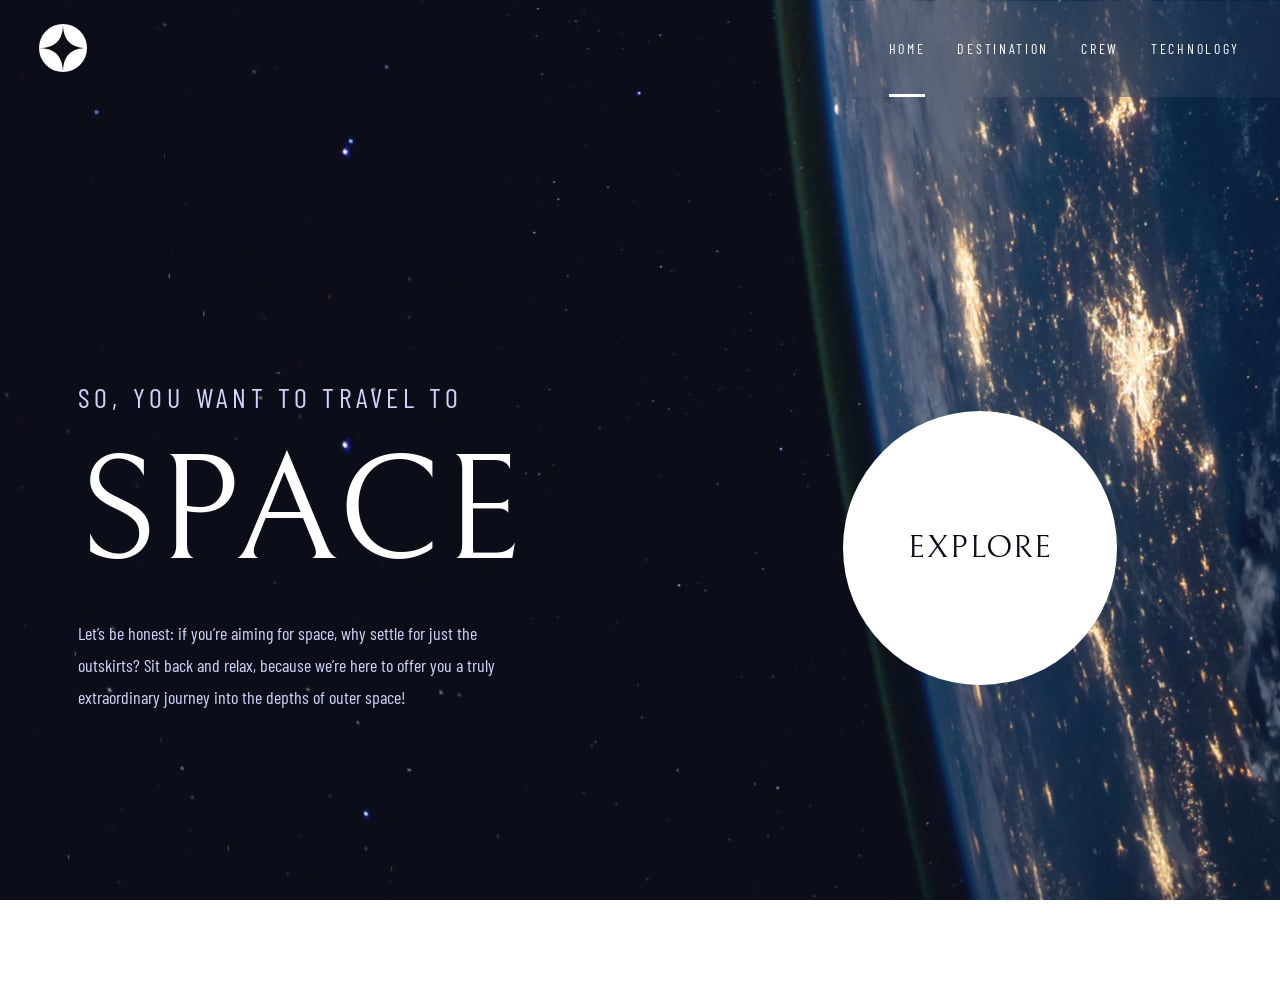
<file: index.html>
<!DOCTYPE html>
<html lang="en">
  <head>
    <meta charset="UTF-8" />
    <meta name="viewport" content="width=device-width, initial-scale=1.0" />

    <link
      rel="icon"
      type="image/png"
      sizes="32x32"
      href="./assets/favicon-32x32.png"
    />

    <title> Prathamesh Kulkarni| Space Website </title>
    <link rel="stylesheet" href="styles/styles.css" />
    <link rel="stylesheet" href="styles/home.css">

    <!-- google fonts import -->
    <link rel="preconnect" href="https://fonts.googleapis.com" />
    <link rel="preconnect" href="https://fonts.gstatic.com" crossorigin />
    <link
      href="https://fonts.googleapis.com/css2?family=Barlow+Condensed:wght@400;700&family=Bellefair&display=swap"
      rel="stylesheet"
    />
  </head>
  <body>
    <header>
      <a href="index.html"><img class="logo" src="assets/shared/logo.svg" alt="logo" /></a>
      <button class="menu-button"></button>
      <hr class="header-hr">
      <nav class="navbar">
        <ul>
          <li class="nav-item active">
            <a class="nav-link" href="index.html"
              ><span class="link-num">00</span>Home</a
            >
          </li>
          <li class="nav-item">
            <a class="nav-link" href="destination.html"
              ><span class="link-num">01</span>Destination</a
            >
          </li>
          <li class="nav-item">
            <a class="nav-link" href="crew.html"
              ><span class="link-num">02</span>Crew</a
            >
          </li>
          <li class="nav-item">
            <a class="nav-link" href="technology.html"
              ><span class="link-num">03</span>Technology</a
            >
          </li>
        </ul>
      </nav>
    </header>
    <main>
      <section class="homepage">
        <span class="intro-text uppercase">So, you want to travel to</span>
        <h1 class="uppercase">Space</h1>
        <p>Let’s be honest: if you’re aiming for space, why settle for just the outskirts? Sit back and relax, because we’re here to offer you a truly extraordinary journey into the depths of outer space!</p>
      </section>
      <a class="uppercase explore" href="destination.html">Explore</a>
    </main>

    <!-- 00 Home
  01 Destination
  02 Crew
  03 Technology

  So, you want to travel to
  Space
  Let’s face it; if you want to go to space, you might as well genuinely go to 
  outer space and not hover kind of on the edge of it. Well sit back, and relax 
  because we’ll give you a truly out of this world experience!

  Explore -->
    <script src="scripts/navbar.js"></script>
  </body>
</html>
</file>
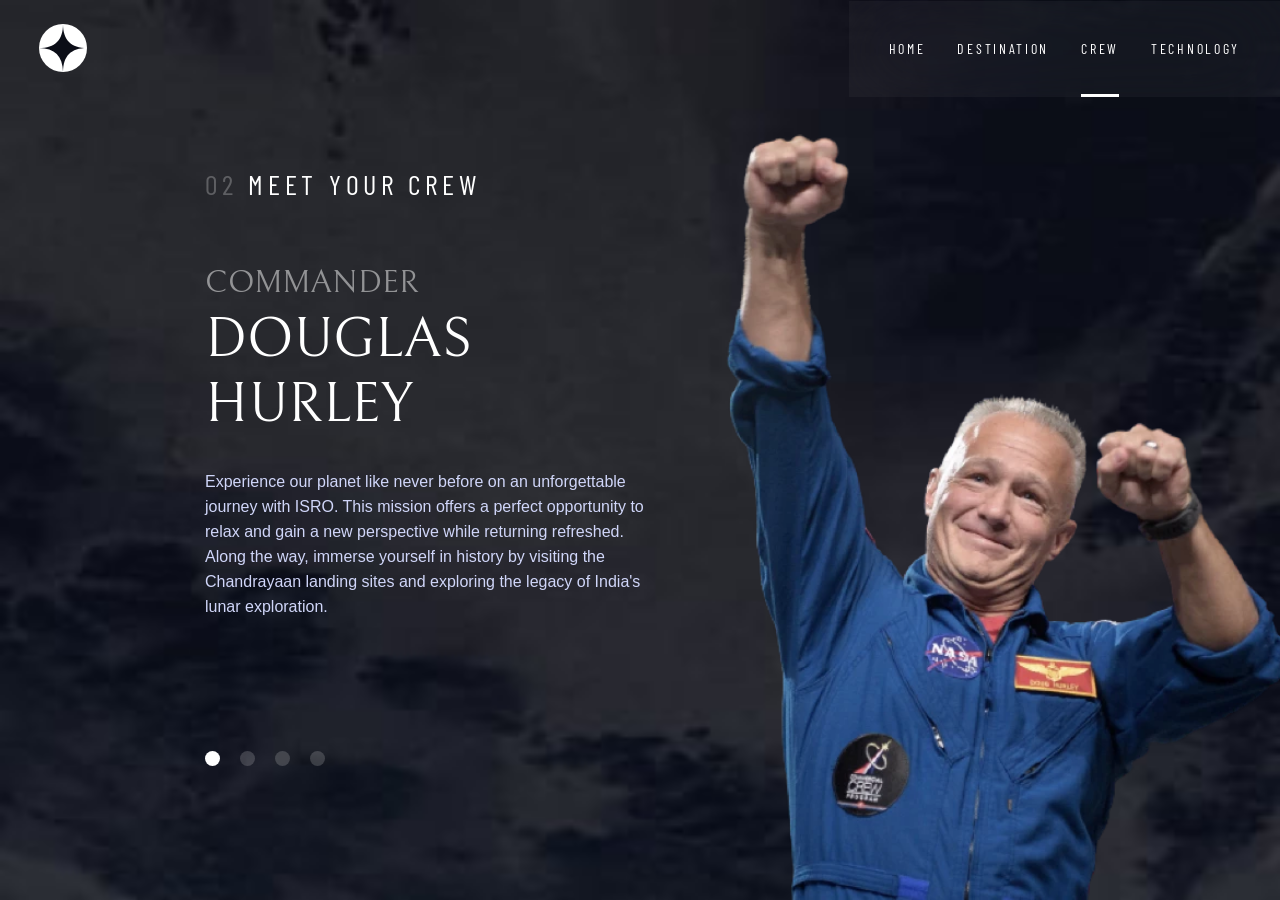
<file: crew.html>
<!DOCTYPE html>
<html lang="en">
  <head>
    <meta charset="UTF-8" />
    <meta name="viewport" content="width=device-width, initial-scale=1.0" />

    <link
      rel="icon"
      type="image/png"
      sizes="32x32"
      href="./assets/favicon-32x32.png"
    />

    <link rel="stylesheet" href="styles/styles.css" />
    <link rel="stylesheet" href="styles/destination.css" />
    <link rel="stylesheet" href="styles/crew.css" />

    <link rel="preconnect" href="https://fonts.googleapis.com" />

    <link rel="preconnect" href="https://fonts.gstatic.com" crossorigin />
    <link
      href="https://fonts.googleapis.com/css2?family=Barlow+Condensed:wght@400;700&family=Bellefair&display=swap"
      rel="stylesheet"
    />

    <title> Prathamesh Kulkarni | Space Website  </title>
  </head>
  <body>
    <header>
      <a href="index.html"
        ><img class="logo" src="./assets/shared/logo.svg" alt="logo"
      /></a>
      <hr class="header-hr">
      <button class="menu-button"></button>
      <nav class="navbar">
        <ul>
          <li class="nav-item">
            <a class="nav-link" href="index.html"
              ><span class="link-num">00</span>Home</a
            >
          </li>
          <li class="nav-item">
            <a class="nav-link" href="destination.html"
              ><span class="link-num">01</span>Destination</a
            >
          </li>
          <li class="nav-item active">
            <a class="nav-link" href="crew.html"
              ><span class="link-num">02</span>Crew</a
            >
          </li>
          <li class="nav-item">
            <a class="nav-link" href="technology.html"
              ><span class="link-num">03</span>Technology</a
            >
          </li>
        </ul>
      </nav>
    </header>
    <main>
      <section class="crew">
        <span class="uppercase intro-text">
          <span class="opaque-gray">02</span>
          Meet Your Crew
        </span>
        <img
          id="crew-img-mobile"
          class="crew-image-mobile"
          src="./assets/crew/image-douglas-hurley.webp"
          alt="moon"
        />
        <hr>
      </section>
      <section class="crew-info">
        <ul class="crew-selectors">
          <li data-crew="hurley" class="uppercase crew-selector active"></li>
          <li data-crew="shuttleworth" class="uppercase crew-selector"></li>
          <li data-crew="glover" class="uppercase crew-selector"></li>
          <li data-crew="ansari" class="uppercase crew-selector"></li>
        </ul>
        <section class="crew-name-section">
          <span id="title" class="uppercase gray crew-title">Commander</span>
          <h1 id="name" class="uppercase crew-name">Douglas Hurley</h1>
        </section>
        <p id="crew-description">
          Experience our planet like never before on an unforgettable journey with ISRO. 
          This mission offers a perfect opportunity to relax and gain a new perspective while returning refreshed. 
          Along the way, immerse yourself in history by visiting the Chandrayaan landing sites and exploring the legacy of India's lunar exploration.
        </p>
      </section>
      <img
        id="crew-img-tablet"
        class="crew-image-tablet"
        src="./assets/crew/image-douglas-hurley.webp"
        alt="moon"
      />
    </main>
    
    <script src="scripts/navbar.js"></script>
    <script src="scripts/crew.js"></script>
  </body>
</html>
</file>
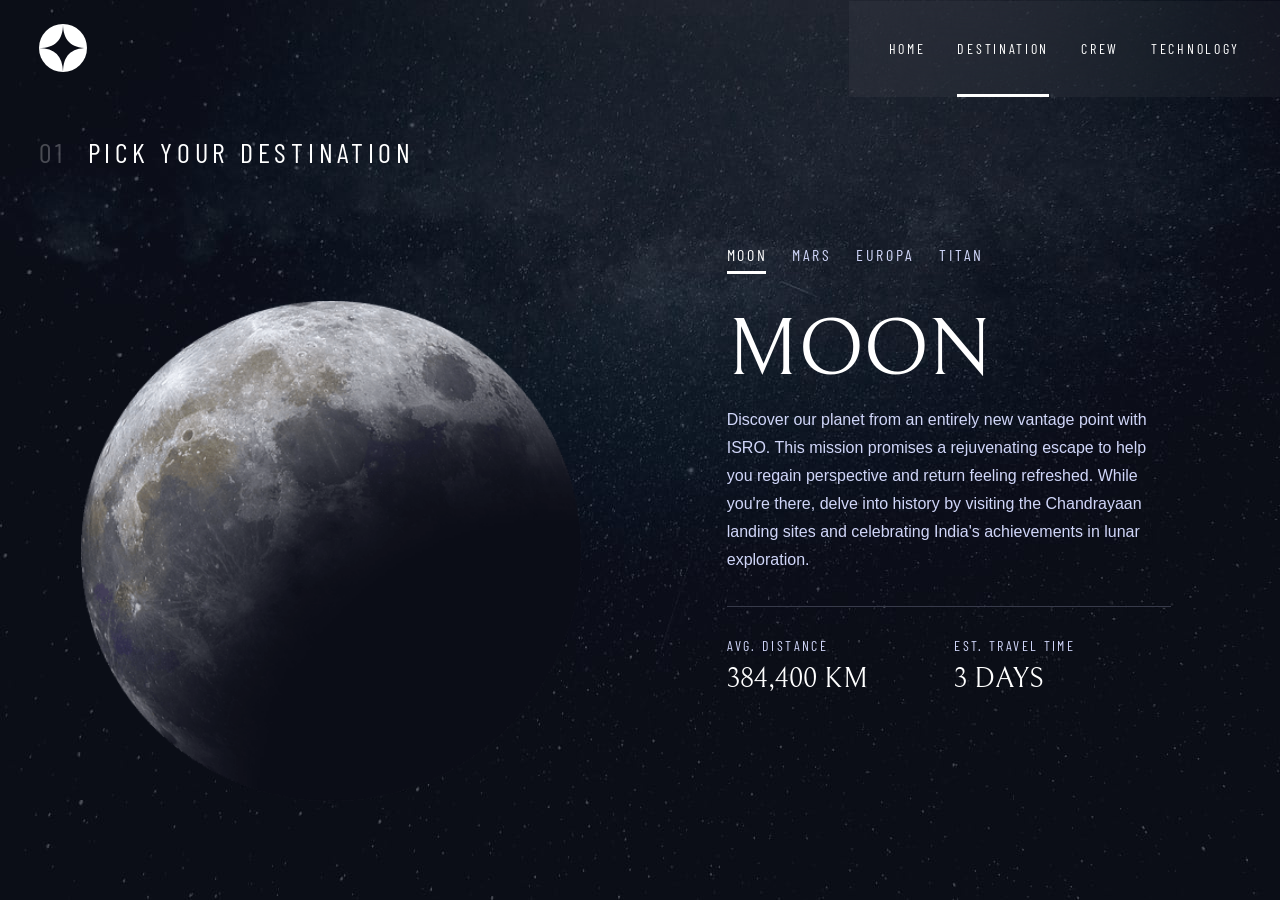
<file: destination.html>
<!DOCTYPE html>
<html lang="en">
  <head>
    <meta charset="UTF-8" />
    <meta name="viewport" content="width=device-width, initial-scale=1.0" />

    <link
      rel="icon"
      type="image/png"
      sizes="32x32"
      href="./assets/favicon-32x32.png"
    />

    <title>Prathamesh Kulkarni | Space Website</title>

    <link rel="stylesheet" href="styles/styles.css" />
    <link rel="stylesheet" href="styles/destination.css" />

    <!-- google fonts import -->
    <link rel="preconnect" href="https://fonts.googleapis.com" />
    <link rel="preconnect" href="https://fonts.gstatic.com" crossorigin />
    <link
      href="https://fonts.googleapis.com/css2?family=Barlow+Condensed:wght@400;700&family=Bellefair&display=swap"
      rel="stylesheet"
    />
  </head>
  <body>
    <header>
      <a href="index.html"
        ><img class="logo" src="assets/shared/logo.svg" alt="logo"
      /></a>
      <hr class="header-hr">
      <button class="menu-button"></button>
      <nav class="navbar">
        <ul>
          <li class="nav-item">
            <a class="nav-link" href="index.html"
              ><span class="link-num">00</span>Home</a
            >
          </li>
          <li class="nav-item active">
            <a class="nav-link" href="destination.html"
              ><span class="link-num">01</span>Destination</a
            >
          </li>
          <li class="nav-item">
            <a class="nav-link" href="crew.html"
              ><span class="link-num">02</span>Crew</a
            >
          </li>
          <li class="nav-item">
            <a class="nav-link" href="technology.html"
              ><span class="link-num">03</span>Technology</a
            >
          </li>
        </ul>
      </nav>
    </header>
    <main>
      <section class="destination">
        <span class="uppercase intro-text">
          <span class="planet-number">01</span>
          Pick your destination
        </span>
        <img
          id="planet-img"
          class="planet"
          src="./assets/destination/image-moon.png"
          alt="moon"
        />
      </section>
      <section class="planet-info">
        <ul class="planet-selectors">
          <li data-planet="moon" class="uppercase planet-selector active">
            Moo<span class="remove-spacing">n</span>
          </li>
          <li data-planet="mars" class="uppercase planet-selector">
            Mar<span class="remove-spacing">s</span>
          </li>
          <li data-planet="europa" class="uppercase planet-selector">
            Europ<span class="remove-spacing">a</span>
          </li>
          <li data-planet="titan" class="uppercase planet-selector">
            Tita<span class="remove-spacing">n</span>
          </li>
        </ul>
        <h1 id="planet-name" class="uppercase">Moon</h1>
        <p id="planet-description">
          Discover our planet from an entirely new vantage point with ISRO. 
          This mission promises a rejuvenating escape to help you regain perspective and return feeling refreshed. 
          While you're there, delve into history by visiting the Chandrayaan landing sites and celebrating India's achievements in lunar exploration.
        </p>
      </section>
      <div class="distance-info">
        <section class="flex fl-column text-center white-text">
          <h3 class="off-white uppercase">Avg. Distance</h3>
          <h4 id="distance" class="uppercase bellefair">384,400 km</h4>
        </section>
        <section class="flex fl-column text-center white-text">
          <h3 class="off-white uppercase">Est. Travel Time</h3>
          <h4 id="travel-time" class="uppercase bellefair">3 Days</h4>
        </section>
      </div>
    </main>
    <script src="scripts/navbar.js"></script>
    <script src="scripts/stylePlanetList.js"></script>
    <script src="scripts/planetPage.js"></script>
  </body>
</html>
</file>
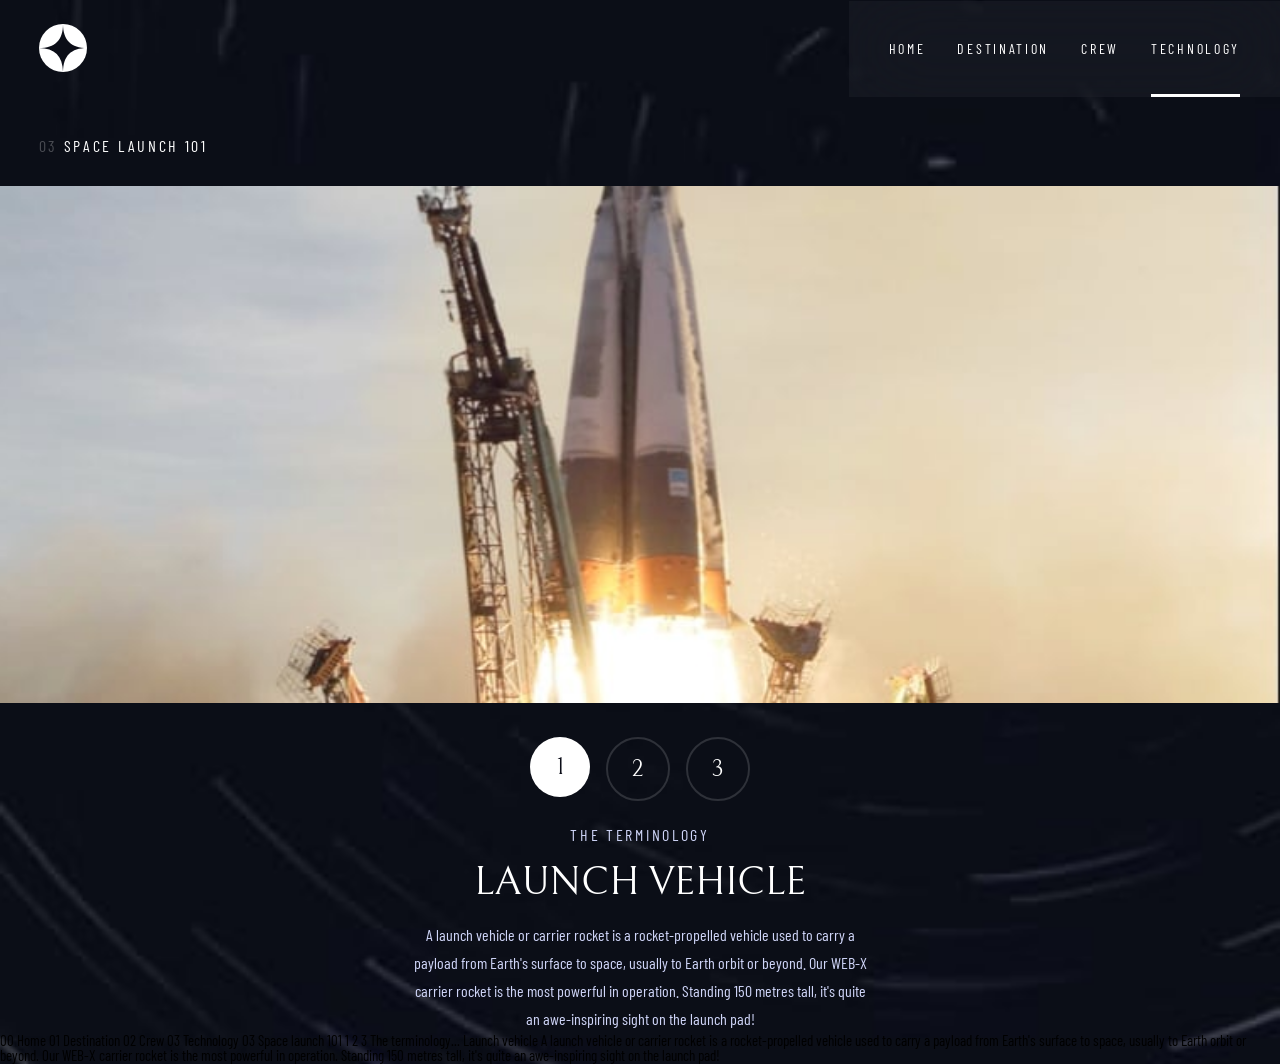
<file: technology.html>
<!DOCTYPE html>
<html lang="en">
  <head>
    <meta charset="UTF-8" />
    <meta name="viewport" content="width=device-width, initial-scale=1.0" />

    <link
      rel="icon"
      type="image/png"
      sizes="32x32"
      href="./assets/favicon-32x32.png"
    />

    <link rel="preconnect" href="https://fonts.googleapis.com" />
    <link rel="preconnect" href="https://fonts.gstatic.com" crossorigin />
    <link
      href="https://fonts.googleapis.com/css2?family=Barlow+Condensed:wght@400;700&family=Bellefair&display=swap"
      rel="stylesheet"
    />

    <link rel="stylesheet" href="styles/styles.css" />
    <link rel="stylesheet" href="styles/technology.css" />
    <!-- <link rel="stylesheet" href="styles/crew.css"> -->

    <title> Prathamesh Kulkarni | Space Website</title>
  </head>
  <body>
    <header>
      <a href="index.html"
        ><img class="logo" src="assets/shared/logo.svg" alt="logo"
      /></a>
      <hr class="header-hr">
      <button class="menu-button"></button>
      <nav class="navbar">
        <ul>
          <li class="nav-item">
            <a class="nav-link" href="index.html"
              ><span class="link-num">00</span>Home</a
            >
          </li>
          <li class="nav-item">
            <a class="nav-link" href="destination.html"
              ><span class="link-num">01</span>Destination</a
            >
          </li>
          <li class="nav-item">
            <a class="nav-link" href="crew.html"
              ><span class="link-num">02</span>Crew</a
            >
          </li>
          <li class="nav-item active">
            <a class="nav-link" href="technology.html"
              ><span class="link-num">03</span>Technology</a
            >
          </li>
        </ul>
      </nav>
    </header>
    <main>
      <section class="launch">
        <span class="uppercase intro-text">
          <span class="opaque-gray">03</span>
          Space Launch 101
        </span>
        <!-- <div
          id="crew-img"
          class="crew-image"
          alt="moon"
        ></div> -->
        <img
          id="hero-mobile"
          class="hero-mobile"
          src="assets/technology/image-launch-vehicle-landscape.jpg"
          alt="rocket launch"
        />
      </section>
      <section class="tech-info">
        <ul class="tech-selectors">
          <li data-tech="vehicle" class="uppercase tech-selector active">1</li>
          <li data-tech="spaceport" class="uppercase tech-selector">2</li>
          <li data-tech="capsule" class="uppercase tech-selector">3</li>
        </ul>
        <div>
          <section class="tech-name-section">
            <span id="title" class="uppercase gray terminology-label"
              >The Terminology</span
            >
            <h1 id="name" class="uppercase tech-name">Launch Vehicle</h1>
          </section>
          <p id="tech-description">
            A launch vehicle or carrier rocket is a rocket-propelled vehicle used
            to carry a payload from Earth's surface to space, usually to Earth
            orbit or beyond. Our WEB-X carrier rocket is the most powerful in
            operation. Standing 150 metres tall, it's quite an awe-inspiring sight
            on the launch pad!
          </p>
        </div>
      </section>
      <img
        id="hero-desktop"
        class="hero-desktop"
        src="assets/technology/image-launch-vehicle-portrait.jpg"
        alt="rocket launch"
      />
    </main>

    00 Home 01 Destination 02 Crew 03 Technology 03 Space launch 101 1 2 3 The
    terminology... Launch vehicle A launch vehicle or carrier rocket is a
    rocket-propelled vehicle used to carry a payload from Earth's surface to
    space, usually to Earth orbit or beyond. Our WEB-X carrier rocket is the
    most powerful in operation. Standing 150 metres tall, it's quite an
    awe-inspiring sight on the launch pad!
    <script src="scripts/navbar.js"></script>
    <script src="scripts/tech.js"></script>
  </body>
</html>
</file>
<file: styles/styles.css>
/* http://meyerweb.com/eric/tools/css/reset/ 
   v2.0 | 20110126
   License: none (public domain)
*/

html,
body,
div,
span,
applet,
object,
iframe,
h1,
h2,
h3,
h4,
h5,
h6,
p,
blockquote,
pre,
a,
abbr,
acronym,
address,
big,
cite,
code,
del,
dfn,
em,
img,
ins,
kbd,
q,
s,
samp,
small,
strike,
strong,
sub,
sup,
tt,
var,
b,
u,
i,
center,
dl,
dt,
dd,
ol,
ul,
li,
fieldset,
form,
label,
legend,
table,
caption,
tbody,
tfoot,
thead,
tr,
th,
td,
article,
aside,
canvas,
details,
embed,
figure,
figcaption,
footer,
header,
hgroup,
menu,
nav,
output,
ruby,
section,
summary,
time,
mark,
audio,
video {
  margin: 0;
  padding: 0;
  border: 0;
  font-size: 100%;
  font: inherit;
  vertical-align: baseline;
}
/* HTML5 display-role reset for older browsers */
article,
aside,
details,
figcaption,
figure,
footer,
header,
hgroup,
menu,
nav,
section {
  display: block;
}
body {
  line-height: 1;
}
ol,
ul {
  list-style: none;
}
blockquote,
q {
  quotes: none;
}
blockquote:before,
blockquote:after,
q:before,
q:after {
  content: "";
  content: none;
}
table {
  border-collapse: collapse;
  border-spacing: 0;
}

/* begin user styling */
html {
  height: 100vh;
  width: 100vw;
  font-size: 62.5%;
  overflow-x: hidden;
}

body {
  background: url(../assets/home/background-home-mobile.jpg);
  /* background: red; */
  background-size: cover;
  background-repeat: no-repeat;
  font-family: "Barlow Condensed", sans-serif;
  font-size: 1.5rem;
  /* overflow-x: hidden; */
}

/* flex styles */

.flex {
    display: flex;
}

.fl-column {
    flex-direction: column;
}

.text-center {
    text-align: center;
}

/* fonts */

.bellefair {
    font-family: "Bellefair", serif ;
    
}

/* nav and header */

header {
  margin: 2.4rem;
  overflow: hidden;
  display: flex;
  justify-content: space-between;
  align-items: center;
}

.header-hr {
  display: none;
}

.logo {
}

.menu-button {
  background: url(../assets/shared/icon-hamburger.svg);
  background-size: contain;
  background-repeat: no-repeat;
  width: 2.4rem;
  height: 2.1rem;
  right: 0;
  z-index: 2;
  border: none;
  outline: none;
    cursor: pointer;
}

.navbar {
  position: absolute;
  background: rgba(255, 255, 255, 0.04);
  backdrop-filter: blur(40.774227142333984px);
  height: 100%;
  right: -100%;
  top: 0;
  z-index: 1;
  padding-right: 10rem;
  padding-left: 3.2rem;
  transition: right 500ms;
}

.navbar.active {
  right: 0;
}

.navbar ul {
  display: flex;
  flex-direction: column;
  gap: 3.2rem;
  color: #fff;
  margin-top: 11.3rem;
}

.nav-link {
  display: flex;
  gap: 1.1rem;
  font-family: "Barlow Condensed", sans-serif;
  color: #fff;
  text-decoration: none;
  text-transform: uppercase;
  font-size: 1.6rem;
  letter-spacing: 0.27rem;
}

.link-num {
  font-weight: 700;
}

.no-overflow {
  width: 100vw;
  overflow: hidden;
}

/* main */
main {
    display: flex;
    flex-direction: column;
    gap: 8.1rem;
}

.uppercase {
    text-transform: uppercase;
}

.homepage {
  color: #fff;
  display: flex;
  flex-direction: column;
  gap: 1.6rem;
  justify-content: center;
  text-align: center;
  margin: 2.4rem;
  margin-top: 4.8rem;
}

.intro-text {
  font-size: 1.6rem;
  font-weight: 400;
  letter-spacing: 0.27rem;
  font-family: "Barlow Condensed", sans-serif;
  color: #D0D6F9;
  
}

h1 {
  font-family: "Bellefair", serif;
  font-size: 8rem;
  font-weight: 400;
  line-height: 10rem; /* 125% */
  color: #fff;
}

p {
    font-weight: 400;
    line-height: 2.5rem;
}

.explore {
    display: flex;
    justify-content: center;
    align-items: center;
    text-decoration: none;
    background-color: #fff;
    width: 15rem;
    height: 15rem;
    border-radius: 50%;
    font-size: 2rem;
    letter-spacing: 0.125rem;
    font-family: Bellefair;
    margin: auto;
    color: #0B0D17;
    
}

.white-text {
    color: #fff;
}

.off-white {
    color: #d0d6f9;
}

@media (min-width: 600px) {
  body {
  }

  header {
    margin: 0;
  }

  .logo {
    margin: 2.4rem 3.9rem;
  }

  .homepage {
    width: 44.4rem;
    margin: auto;
    margin-top: 10.6rem;
    gap: 2.8rem;
  }
  
  .intro-text {
    font-size: 2rem;
  }

  h1 {
    font-size: 15rem;
    line-height: 15rem;
  }

  .homepage p {
    font-size: 1.6rem;
    color: #D0D6F9;
    line-height: 2.8rem;
  }

  .explore {
    margin-top: 15.6rem;
  }
  
  .menu-button {
    display: none;
  }

  .navbar {
    position: relative;
    right: 0;
    margin-top: 0;
    top: 0;
    flex-direction: row;
    padding: 0;
    height: 9.6rem;
    
  }

  .navbar ul {
    margin-top: 0;
    flex-direction: row;
    align-items: center;
    height: 100%;
    padding: 0 4rem;
  }

  .navbar li {
    height: 100%;
    text-align: center; 
    vertical-align: center;
    display: flex;
    align-items: center;
  }

  .link-num {
    display: none;
  }

  .nav-item {
    height: 100%;
    
  }

  .nav-item:hover {
    box-shadow: inset 0 -.3rem 0 0 #ffffff50;
  }

  .nav-item.active {
    box-shadow: inset 0 -.3rem 0 0 #fff;
  }

  .nav-link {
    height: 100%;
    align-items: center;
    font-size: 1.4rem;
    
  }
}

@media (min-width: 1400px) {
  .header-hr {
    position: absolute;
    left: 16.72rem;
    display: block;
    border: .1rem solid #ffffff25;
    width: 35%;
    z-index: 3; 
  }

  .link-num {
    display: block;
  }
  
  header {
    margin-left: 1.5rem;
    padding-top: 4rem;
  }

  .navbar {
    padding: 0 12.3rem;
  }

  .navbar ul {
    z-index: 4;
  }
}

@media (min-width: 1500px) {
  .header-hr {
    width: 40%;
  }
}

@media (min-width: 1600px) {
  .header-hr {
    width: 50%;
  }
}
</file>
<file: styles/home.css>
@media (min-width: 600px) {
    body {
        background-image: url(../assets/home/background-home-mobile.jpg);
    }
}

@media (min-width: 1200px) {

    body {
        height: 100%;
        background-image: url(../assets/home/background-home-desktop.jpg);
    }

    main {
        display: grid;
        grid-template-columns: 1fr 1fr;
        height: 100%;
    }
    
    .homepage {
        margin: auto;
        text-align: left;
    }

    .explore {
        margin: auto;
        width: 27.4rem;
        height: 27.4rem;
        
    }

    .intro-text {
        font-size: 2.8rem;
        letter-spacing: 0.4725rem;
        width: 44.5rem;
    }

    h1 {
        font-size: 15rem;
    }

    .intro-text p {
        font-size: 1.8rem;
        line-height: 3.2rem;
        
        
    }

    .homepage p {
        font-size: 1.8rem;
        line-height: 3.2rem;
        
    }

    .explore {
        font-size: 3.2rem;
        
    }
}
</file>
<file: styles/destination.css>
body {
  background-image: url(../assets/destination/background-destination-mobile.jpg);
  background-size: cover;
}

main {
  gap: 3.2rem;
}

.destination {
  color: #fff;
  display: grid;
  align-content: center;
  gap: 3.5rem;
}

.planet {
  width: 16rem;
  margin: auto;
}

.planet-number {
  opacity: 0.25;
  margin-right: 1rem;
}

.intro-text {
  margin: auto;
  color: #fff;
}

/* planet selector list */

.planet-info {
  display: flex;
  flex-direction: column;
  justify-content: center;
  text-align: center;
  margin: 0 2.4rem;
  color: #fff;
  gap: 1rem;
  border-bottom: 1px solid #383b4b;
  padding-bottom: 3.2rem;
}

.planet-selectors {
  display: flex;
  gap: 2.6rem;
  color: #fff;
  font-size: 1.6rem;
  letter-spacing: 0.27rem;
  margin: auto;
  cursor: pointer;
}

.planet-selector {
  padding-bottom: 0.8rem;
  width: 100%;

  text-align: center;
}

.planet-selector.active {
  border-bottom: 3px solid #fff;
}

.remove-spacing {
  letter-spacing: 0.1rem;
  pointer-events: none;
}

h1 {
  font-size: 5.6rem;
  line-height: normal;
  margin-top: 2rem;
}

p {
  color: #d0d6f9;
  font-size: 1.5rem;
  line-height: 2.5rem;
}

h3 {
  font-size: 1.4rem;
  letter-spacing: 0.2362rem;
}

h4 {
  margin-top: 1.2rem;
  font-size: 2.8rem;
}

.distance-info {
  display: flex;
  flex-direction: column;
  gap: 3.2rem;
}

@media (min-width: 600px) {

    body{
        background-image: url(../assets/destination/background-destination-mobile.jpg);
    }

  main {
    margin: 4rem 3.85rem;
  }

  .destination {
  }

  .intro-text {
    margin-left: 0;
  }

  .planet-selector {
    color: #D0D6F9;
  }

  .planet-selector.active {
    color: #fff;
  }

  .planet-selector:hover {
    border-bottom: 3px solid #ffffff50;
  }

  h1 {
    font-size: 8rem;
  }

  .planet-info {
    width: 57.3rem;
    margin-left: auto;
    margin-right: auto;
  }

  .planet-info p {
    font-size: 1.6rem;
    line-height: 2.8rem;
    font-family: 'Barlow', sans-serif;
    
    
  }

  .distance-info {
    flex-direction: row;
    justify-content: center;
    gap: 1.1rem;
  }

  .distance-info section {
    width: 21.6rem;
  }
}

@media (min-width: 1200px) {
    body {
        background-image: url(../assets/destination/background-destination-desktop.jpg);    
    }

    main {
        display: grid;
        grid-template-columns: 1fr 1fr;
    }

    .destination {
        grid-row: 1 / 3;
    }

    .planet {
        margin-top: 10rem;
        width: 50rem;
    }

    .intro-text {
        font-size: 2.8rem;
        letter-spacing: 0.4725rem;
        
    }

    .planet-info {
        text-align: left;
        /* margin-left: 0; */
        width: 44.4rem;
    }

    .planet-selectors {
        margin-left: 0;
        margin-bottom: 0;
    }

    .distance-info {
    }

    .distance-info section {
        text-align: left;
    }

}
</file>
<file: styles/crew.css>
body {
    background-image: url(../assets/crew/background-crew-mobile.jpg);
}

.crew {
    position: relative;
    color: #FFF;
    font-family: 'Barlow Condensed', sans-serif;
    display: flex; 
    flex-direction: column;
    gap: 3.2rem;
    margin: 0 2.4rem;
}

.intro-text {
    font-size: 1.6rem;
    letter-spacing: 0.27rem;
    font-weight: 400;
    line-height: normal;
    
}

.opaque-gray {
    color: #FFF;
    opacity: 0.25;
}

.gray {
    color: #FFF;
    opacity: 0.4951259195804596;
    
}

.crew-selectors {
    display: flex;
    justify-content: center;
    gap: 2rem;
}

.crew-selector {
    background-color: #fff;
    width: 1rem;
    height: 1rem; 
    border-radius: 50%;
    opacity: .174363;
}

.crew-selector.active {
    opacity: 100;
}

.crew-selector:hover {
    opacity: 50%;
}

.crew-image-mobile {
    margin: auto;
    height: 22rem;
    /* aspect-ratio: 3/2; */
}

.crew-image-tablet {
    display: none;
}

.crew hr {
    position: absolute;
    width: 100%;
    height: .1rem;
    border: none;
    background: #383b4b;
    bottom: 0;
    margin: 0;
}

.crew-title {
    font-size: 1.6rem;
    font-family: 'Bellefair', sans-serif;
    
}

.crew-info {
    display: flex;
    flex-direction: column;
    gap: 3.2rem;
    margin: 0 2.4rem;
}

.crew-name-section {
    display: flex;
    flex-direction: column;
    justify-content: center;
    text-align: center;
    gap: .8rem;
}

h1 {
    margin-top: 0;
    font-size: 2.4rem;

}


@media (min-width: 600px) {
    .crew-image-mobile {
        display: none;
    }

    .crew hr {
        display: none;
    }

    .crew-image-tablet {
        display: block;
        height: 57.2rem;
        position: absolute;
        bottom: 0;
        left: 50%;
        transform: translateX(-50%);
    }

    .crew-selectors {
        order: 2;
    }

    .crew-title {
        font-size: 2.4rem;
    }

    h1 {
        font-size: 4rem;
    }

    .crew-info {
        width: 45.8rem;
        margin-left: auto;
        margin-right: auto;
    }

    .crew-info p {
        font-size: 1.6rem;
        font-family: 'Barlow', sans-serif;
        
    }
}

@media (min-width: 1200px) {
    body {
        height: auto;
    }
    main {
        display: grid;
        grid-template-columns: 1fr 1fr;
        grid-template-rows: 1fr 1fr 1fr 1fr;
        height: 100%;
        width: 100%;
        position: absolute;
        bottom: 0;
        margin-bottom: 0;
    }

    .crew {
        margin: 0;
        grid-row: 2;
        margin-left: 16.65rem;
    }

    .intro-text {
        font-size: 2.8rem;
        letter-spacing: 0.4725rem;
        
    }

    .crew-selectors {
        justify-content: start;
        margin-top: 10rem;
    }

    .crew-selector {
        width: 1.5rem;
        height: 1.5rem;
    }

    .crew-info {
        grid-row: 3 / 3;
        margin-left: 16.65rem;
        width: auto;
    }

    .crew-info p {
        max-width: 44.4rem;
    }

    .crew-title {
        font-size: 3.2rem;
    }

    .crew-name {
        font-size: 5.6rem;
        
    }

    .crew-name-section {
        text-align: left;
    }

    .crew-image-tablet {
        position: relative;
        grid-row: 2 / 5;
        grid-column: 2 / 3;
        height: 100%;
    }
}
</file>
<file: styles/technology.css>
body {
    background-image: url(../assets/technology/background-technology-mobile.jpg)
}

main {
    gap: 0;
}

.hero-mobile {
    width: 100%;
    height: 100%;
    transform: scaleX(1.01);
    display: block;
}

.hero-desktop {
    display: none;
}

.opaque-gray {
    color: #FFF;
    opacity: .25;
}

.launch {
    display: flex;
    flex-direction: column;
    text-align: center;
    gap: 3.2rem;
}

.intro-text {
    font-size: 1.6rem;
    letter-spacing: 0.27rem;
    color: #FFF;
    
}

.crew-image {
    width: 100%;
    height: 300px;
    background-image: url(../assets/technology/image-launch-vehicle-landscape.jpg);
    background-size: 105%;
    background-repeat: no-repeat;
}

.tech-selectors {
    display: flex;
    gap: 1.6rem;
    justify-content: center;
    margin-top: 3.4rem;
}

.tech-selector {
    width: 4rem;
    height: 4rem;
    border: 2px solid #ffffff25; 
    border-radius: 50%;
    color: #fff;
    display: flex;
    justify-content: center;
    align-items: center;
    font-family: 'bellefair', serif;
    font-size: 1.6rem;
    background-color: none;
    transition: background-color 500ms;
}

.tech-selector.active {
    border: none;
    background-color: #FFF;
    color: #0B0D17;
    
}

.tech-info {
    color: #fff;
    text-align: center;
    margin: 0 2.4rem;
}

.tech-name-section{
    margin-top: 2.6rem;
}

.terminology-label {
    color: #D0D6F9;
    font-size: 1.4rem;
    font-weight: 400;
    letter-spacing: 0.2362rem;
}

h1 {
    font-size: 2.4rem;
    font-family: 'bellefair', serif;
    margin-top: .9rem;
    line-height: normal;
}

.tech-info p {
    color: #D0D6F9;
    font-size: 1.5rem;
    line-height: 2.5rem;
    margin-top: 1.6rem;
}

@media (min-width: 600px) {
    main {
        margin-top: 4rem;
    }

    .intro-text {
        text-align: start;
        margin-left: 3.85rem;
    }

    .tech-selector {
        width: 6rem;
        height: 6rem;
        font-size: 2.4rem;
    }

    .tech-selector:hover {
        border: 1px solid #fff;
    }

    .terminology-label {
        font-size: 1.6rem;
        letter-spacing: 0.27rem;
    }

    h1 {
        margin-top: 1.6rem;
        font-size: 4rem;
    }

    .tech-info {
        width: 45.8rem;
        margin-left: auto;
        margin-right: auto;
    }

    .tech-info p {
        font-size: 1.6rem;
        line-height: 2.8rem;
        margin-top: 1.6rem;
        
    }

}

@media (min-width: 1400px) {
    main {
        display: grid;
        grid-template-columns: 1fr auto;
        grid-auto-rows: auto;
        gap: 2rem;
    }

    .hero-mobile {
        display: none;
    }

    .hero-desktop {
        display: block;
        margin-left: auto;
        width: 55.2rem;
        
    }

    .intro-text {
        margin-left: 25%;
        margin-right: auto;
        font-size: 2.8rem;
        letter-spacing: 0.4725rem;
        
    }

    h1 {
        font-size: 5.6rem;
    }


    .tech-info {
        display: flex;
        justify-content: space-around;
        gap: 8rem;
        grid-row: 2 / 2;
        margin-top: auto;
        margin-bottom: auto;
        text-align: left;
        width: auto;
        margin-left: 25%;
        margin-right: auto;
    }

    .tech-info p {
        font-size: 1.8rem;
        line-height: 3.2rem;
        
    }

    .tech-info div {
        width: 47rem;
        
    }

    .tech-name-section {
        margin-top: 0;
    }

    .tech-selectors {
        flex-direction: column;
        gap: 3.2rem;
        margin-top: 0;
    }

    .tech-selector {
        width: 8rem;
        height: 8rem;
        
    }

    .hero-desktop {
        grid-row: 2 / 2;
    }
}
</file>
